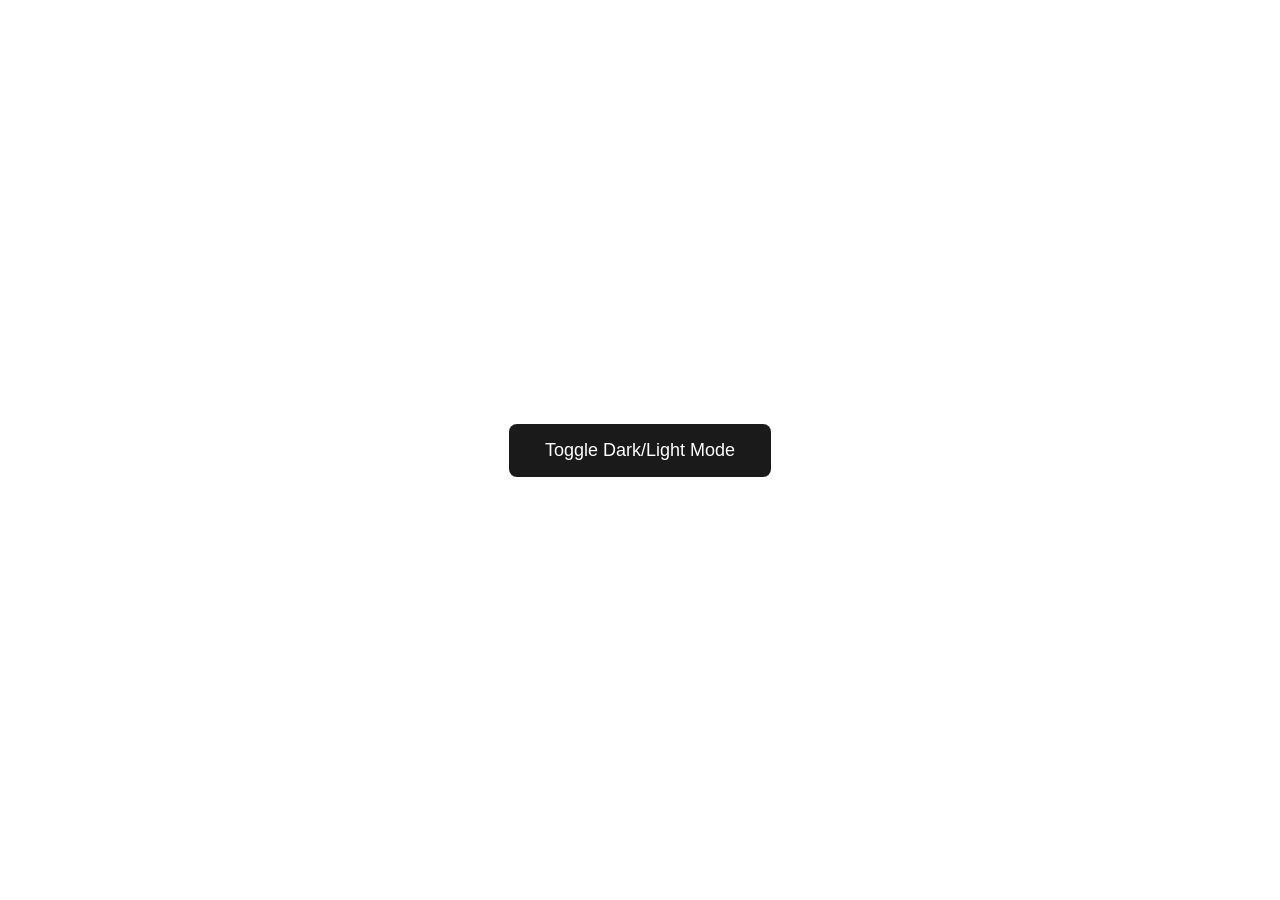
<file: 01-dark-light-mode-toggle/index.html>
<!DOCTYPE html>
<html lang="en">
<head>
    <meta charset="UTF-8">
    <meta name="viewport" content="width=device-width, initial-scale=1.0">
    <title>dark light mode toggle</title>
    <link rel="stylesheet" href="style.css">
    <script defer src="main.js"></script>
</head>
<body>
    <button id="toggle">Toggle Dark/Light Mode</button>
    <body>
  
</body>
</body>
</html>
</file>
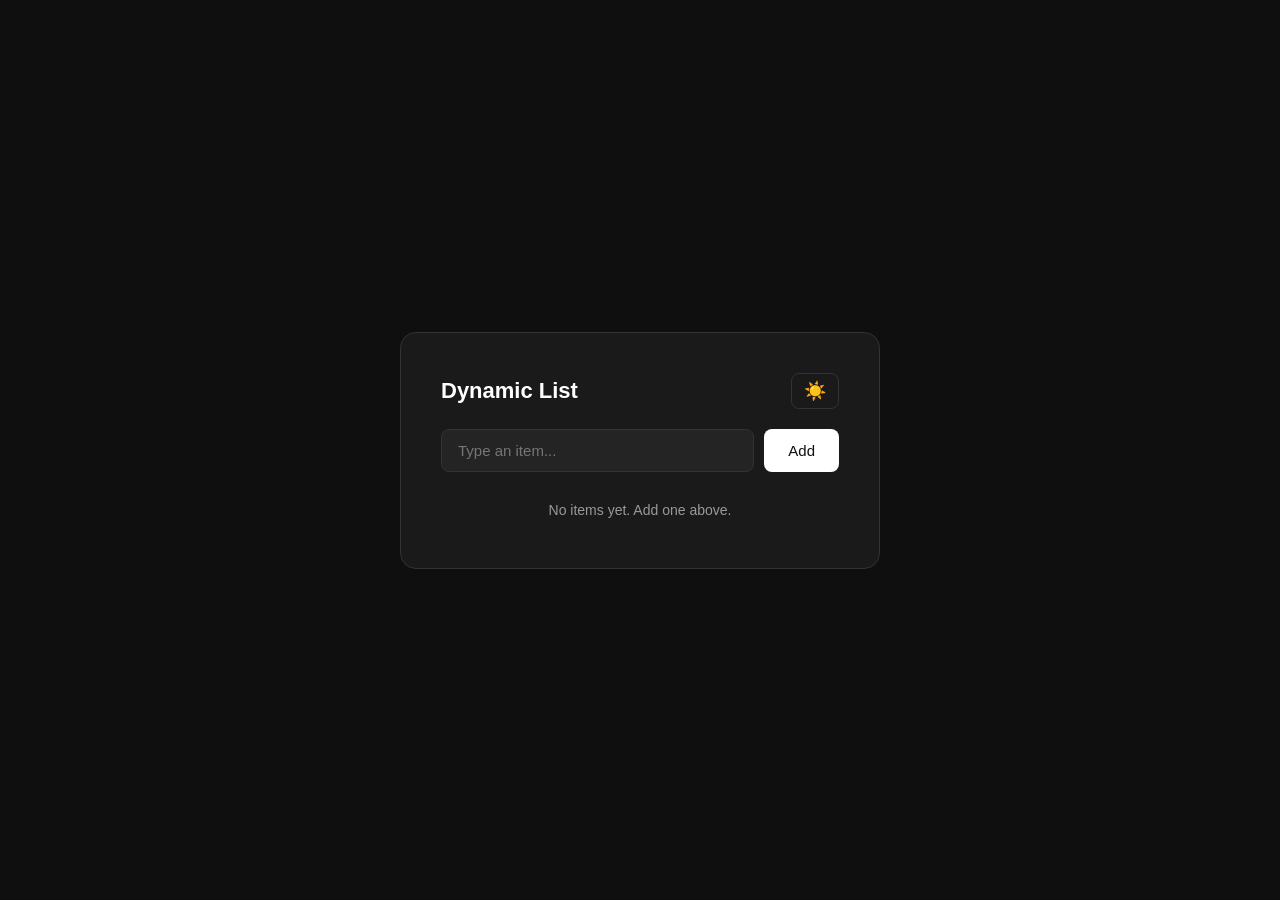
<file: 02-dynamic-list-creator/index.html>
<!DOCTYPE html>
<html lang="en" data-theme="dark">
<head>
    <meta charset="UTF-8">
    <meta name="viewport" content="width=device-width, initial-scale=1.0">
    <title>Dynamic List Creator</title>
    <link rel="stylesheet" href="style.css">
    <script defer src="main.js"></script>
</head>
<body>
    <div class="box">
        <div class="top-row">
            <h1>Dynamic List</h1>
            <button id="theme-btn">☀️</button>
        </div>
        <div class="input-row">
            <input type="text" id="list-input" placeholder="Type an item..." />
            <button id="add-btn">Add</button>
        </div>
        <ul id="list"></ul>
    </div>
</body>
</html>
</file>
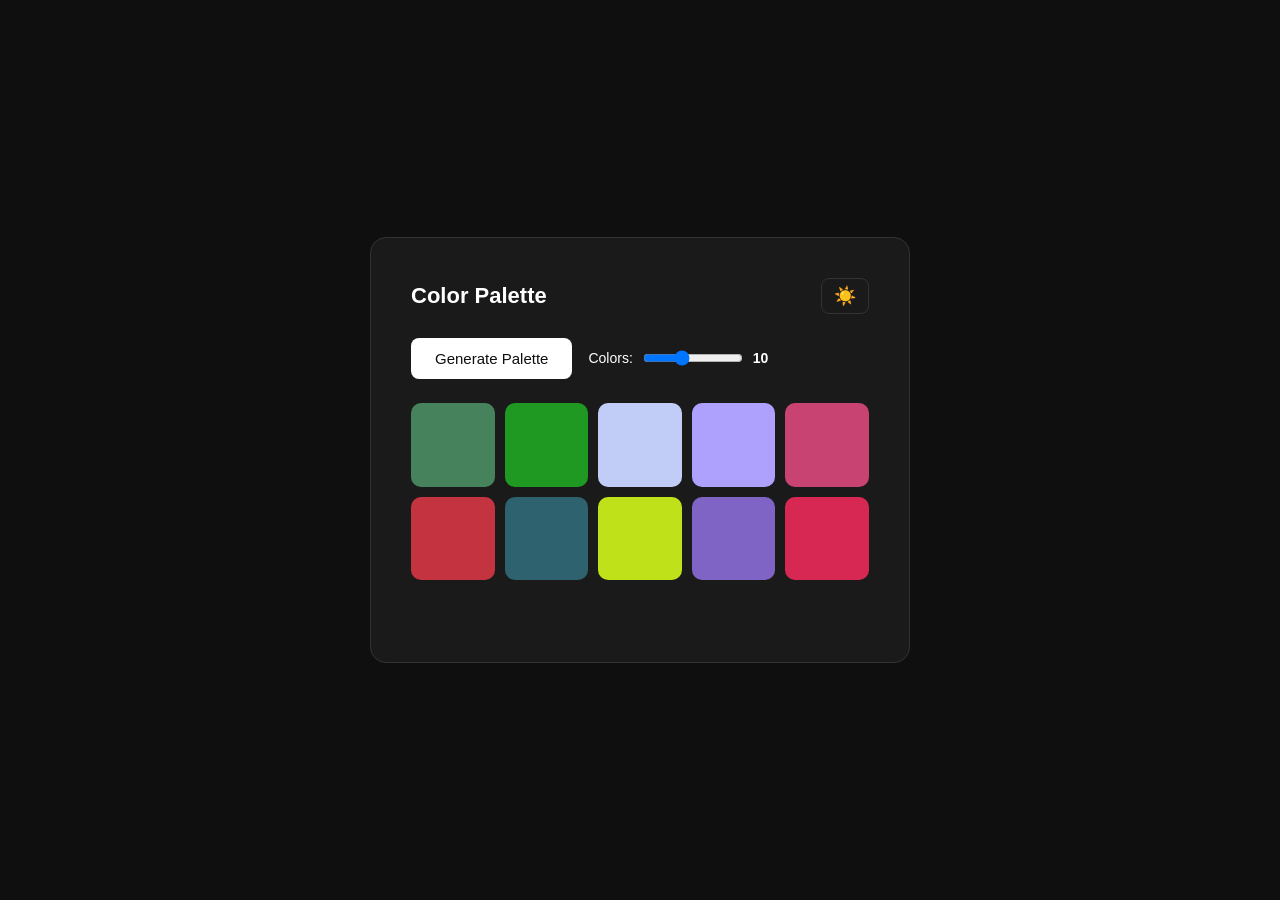
<file: 03-color-palette-generator/index.html>
<!DOCTYPE html>
<html lang="en" data-theme="dark">
<head>
    <meta charset="UTF-8">
    <meta name="viewport" content="width=device-width, initial-scale=1.0">
    <title>Color Palette Generator</title>
    <link rel="stylesheet" href="style.css">
    <script defer src="main.js"></script>
</head>
<body>
    <div class="box">
        <div class="top-row">
            <h1>Color Palette</h1>
            <button id="theme-btn">☀️</button>
        </div>
        <div class="controls">
            <button id="generate-btn">Generate Palette</button>
            <div class="count-row">
                <label for="color-count">Colors:</label>
                <input type="range" id="color-count" min="4" max="20" value="10" step="1" />
                <span id="count-display">10</span>
            </div>
        </div>
        <div class="palette-grid" id="palette-grid"></div>
        <p class="toast" id="toast"></p>
    </div>
</body>
</html>
</file>
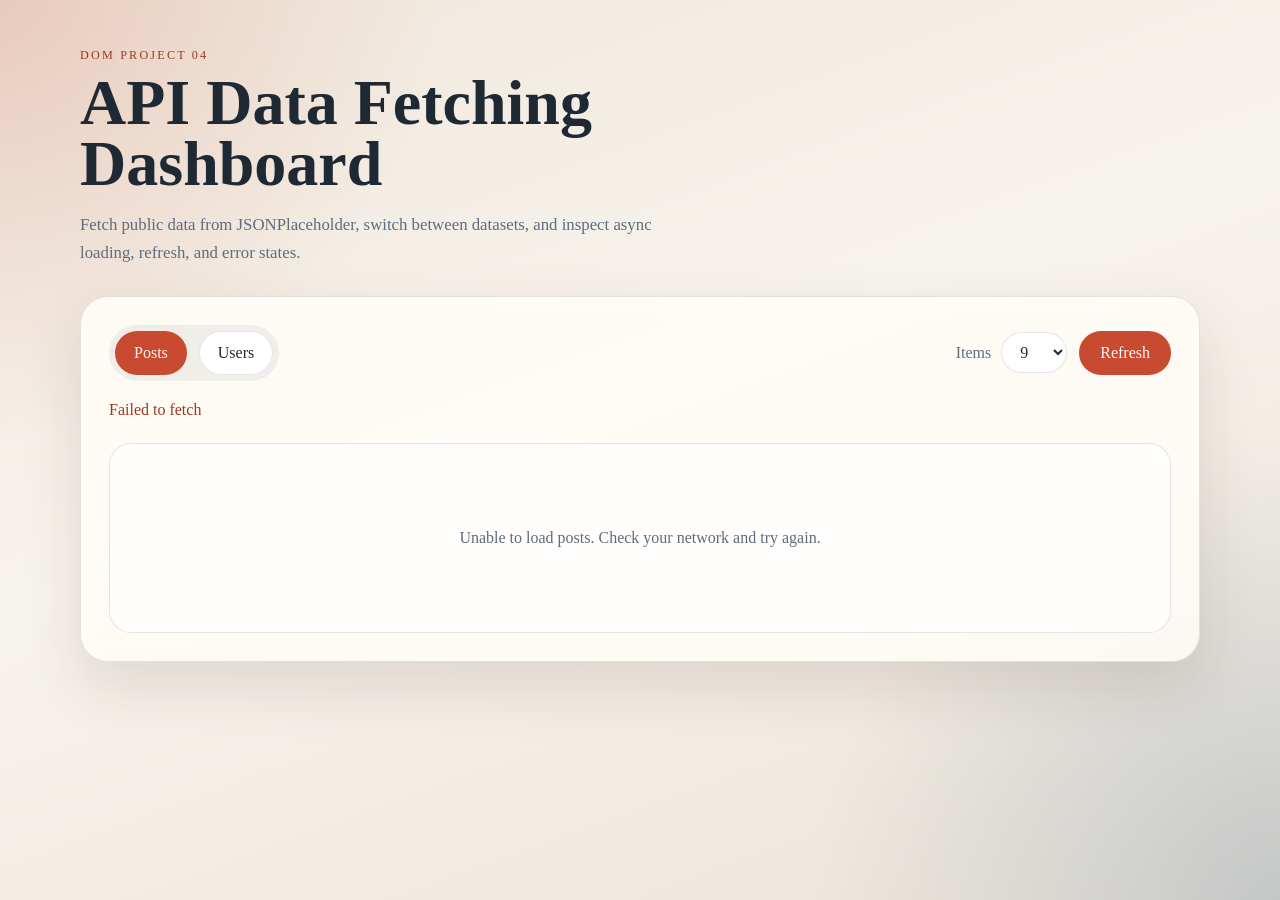
<file: 04-api-data-fetching/index.html>
<!DOCTYPE html>
<html lang="en">
<head>
    <meta charset="UTF-8">
    <meta name="viewport" content="width=device-width, initial-scale=1.0">
    <title>API Data Fetching Dashboard</title>
    <link rel="stylesheet" href="style.css">
    <script defer src="main.js"></script>
</head>
<body>
    <main class="shell">
        <section class="hero">
            <p class="eyebrow">DOM Project 04</p>
            <h1>API Data Fetching Dashboard</h1>
            <p class="intro">
                Fetch public data from JSONPlaceholder, switch between datasets,
                and inspect async loading, refresh, and error states.
            </p>
        </section>

        <section class="panel">
            <div class="toolbar">
                <div class="dataset-switch" aria-label="Dataset selector">
                    <button class="dataset-btn is-active" data-resource="posts" type="button">Posts</button>
                    <button class="dataset-btn" data-resource="users" type="button">Users</button>
                </div>

                <div class="toolbar-actions">
                    <label class="limit-picker">
                        <span>Items</span>
                        <select id="limit-select">
                            <option value="6">6</option>
                            <option value="9" selected>9</option>
                            <option value="12">12</option>
                        </select>
                    </label>
                    <button id="refresh-btn" class="refresh-btn" type="button">Refresh</button>
                </div>
            </div>

            <p id="status-message" class="status" role="status" aria-live="polite">Ready to load data.</p>
            <div id="results" class="results" aria-live="polite"></div>
        </section>
    </main>
</body>
</html>
</file>
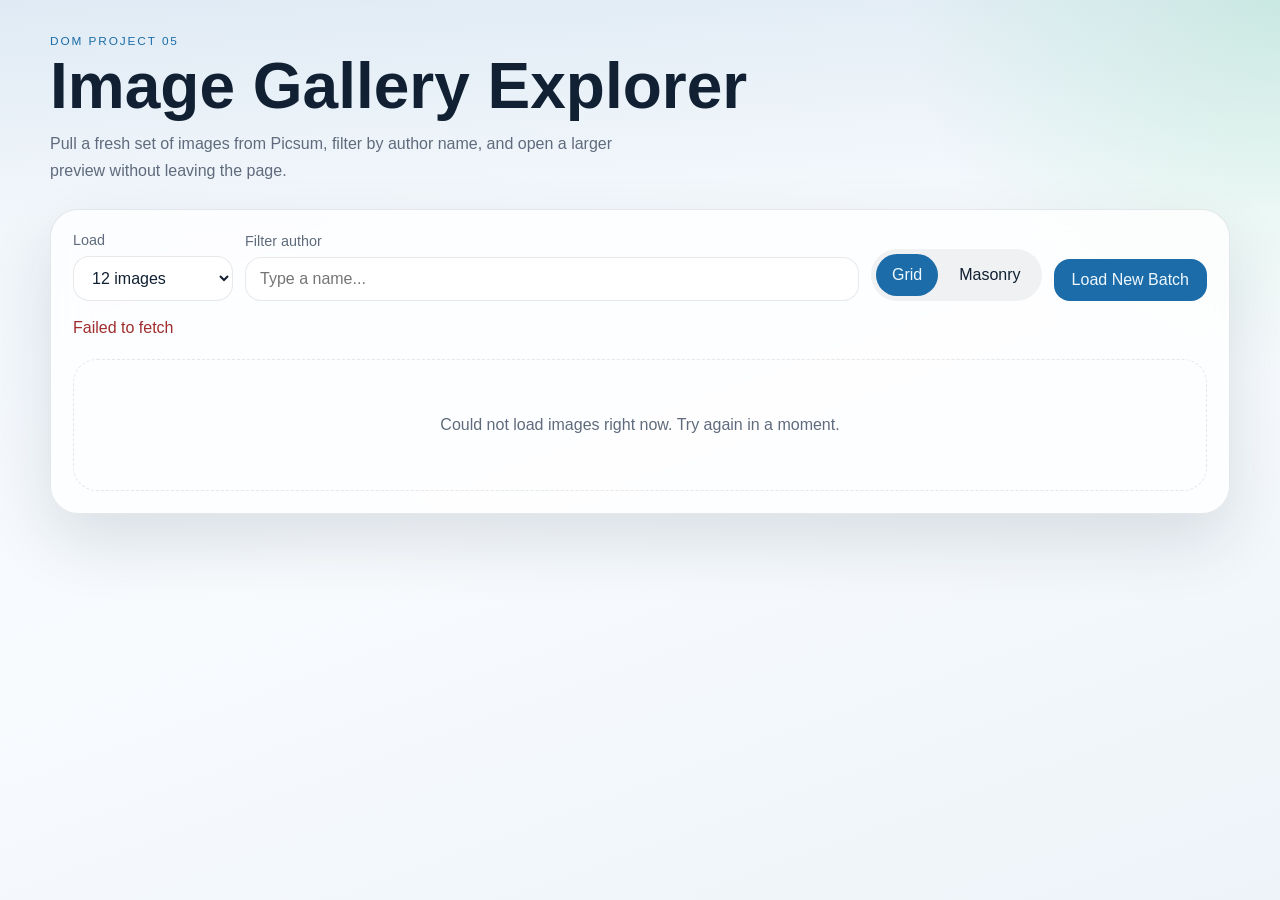
<file: 05-image-gallery/index.html>
<!DOCTYPE html>
<html lang="en">
<head>
    <meta charset="UTF-8">
    <meta name="viewport" content="width=device-width, initial-scale=1.0">
    <title>Image Gallery Explorer</title>
    <link rel="stylesheet" href="style.css">
    <script defer src="main.js"></script>
</head>
<body>
    <main class="page">
        <section class="headline">
            <p class="eyebrow">DOM Project 05</p>
            <h1>Image Gallery Explorer</h1>
            <p>
                Pull a fresh set of images from Picsum, filter by author name,
                and open a larger preview without leaving the page.
            </p>
        </section>

        <section class="gallery-shell">
            <div class="controls">
                <label class="control">
                    <span>Load</span>
                    <select id="count-select">
                        <option value="8">8 images</option>
                        <option value="12" selected>12 images</option>
                        <option value="16">16 images</option>
                    </select>
                </label>

                <label class="control search-control">
                    <span>Filter author</span>
                    <input id="search-input" type="search" placeholder="Type a name...">
                </label>

                <div class="layout-switch" aria-label="Layout selector">
                    <button class="layout-btn is-active" type="button" data-layout="grid">Grid</button>
                    <button class="layout-btn" type="button" data-layout="masonry">Masonry</button>
                </div>

                <button id="shuffle-btn" class="shuffle-btn" type="button">Load New Batch</button>
            </div>

            <p id="gallery-status" class="status" role="status" aria-live="polite">Ready to load images.</p>
            <section id="gallery" class="gallery gallery-grid" aria-live="polite"></section>
        </section>
    </main>

    <div id="modal" class="modal" aria-hidden="true">
        <div class="modal-backdrop" data-close="true"></div>
        <article class="modal-card" role="dialog" aria-modal="true" aria-labelledby="modal-title">
            <button id="close-modal" class="close-modal" type="button" aria-label="Close preview">×</button>
            <img id="modal-image" alt="">
            <div class="modal-copy">
                <p class="modal-label">Selected Photo</p>
                <h2 id="modal-title"></h2>
                <a id="modal-link" href="#" target="_blank" rel="noreferrer">Open original image</a>
            </div>
        </article>
    </div>
</body>
</html>
</file>
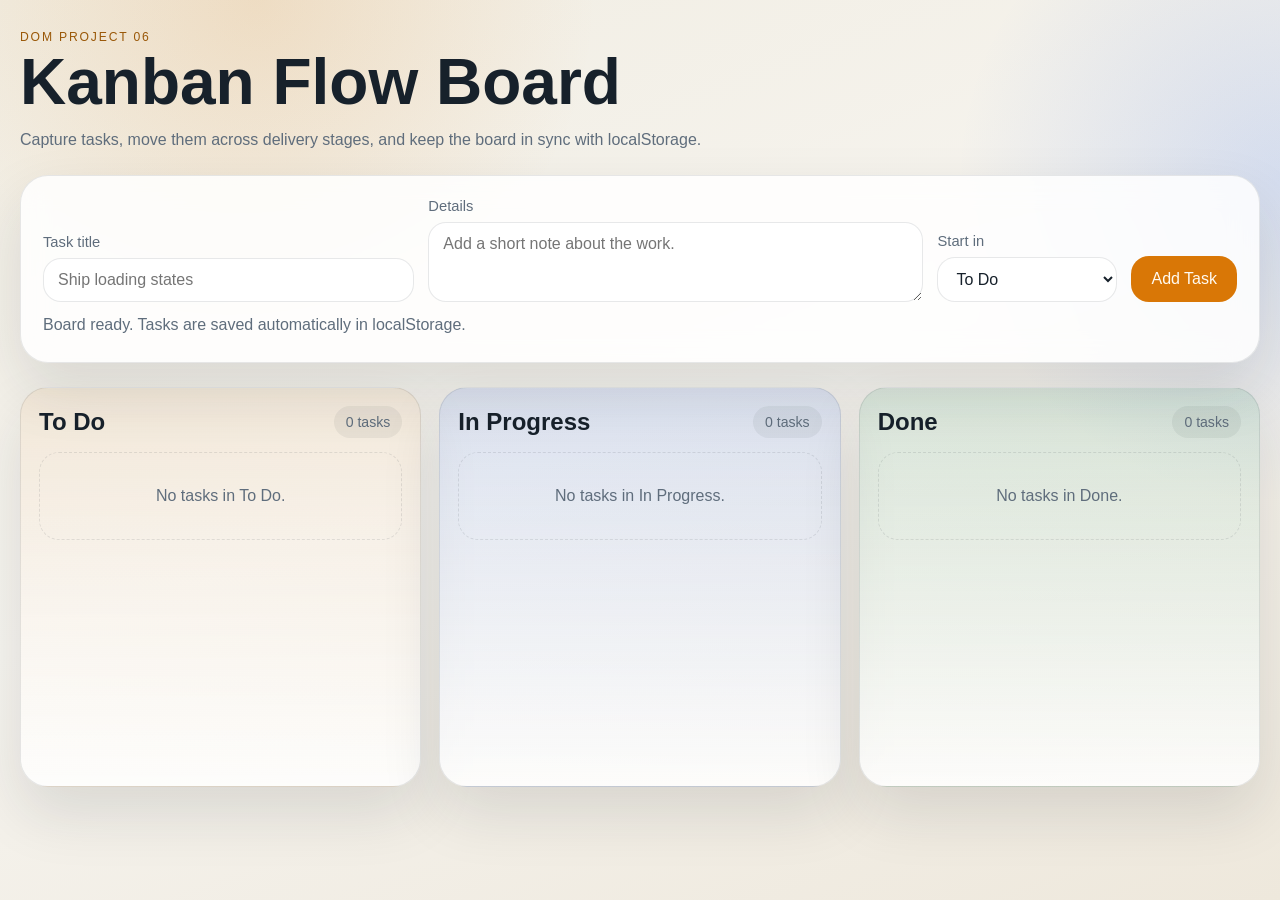
<file: 06-kanban-board/index.html>
<!DOCTYPE html>
<html lang="en">
<head>
    <meta charset="UTF-8">
    <meta name="viewport" content="width=device-width, initial-scale=1.0">
    <title>Kanban Flow Board</title>
    <link rel="stylesheet" href="style.css">
    <script defer src="main.js"></script>
</head>
<body>
    <main class="app-shell">
        <section class="intro">
            <p class="eyebrow">DOM Project 06</p>
            <h1>Kanban Flow Board</h1>
            <p>
                Capture tasks, move them across delivery stages, and keep the
                board in sync with localStorage.
            </p>
        </section>

        <section class="composer">
            <form id="task-form" class="task-form">
                <div class="field">
                    <label for="task-title">Task title</label>
                    <input id="task-title" name="taskTitle" type="text" placeholder="Ship loading states" maxlength="80" required>
                </div>

                <div class="field field-wide">
                    <label for="task-details">Details</label>
                    <textarea id="task-details" name="taskDetails" rows="3" placeholder="Add a short note about the work."></textarea>
                </div>

                <div class="field">
                    <label for="task-column">Start in</label>
                    <select id="task-column" name="taskColumn">
                        <option value="todo">To Do</option>
                        <option value="inprogress">In Progress</option>
                        <option value="done">Done</option>
                    </select>
                </div>

                <button class="submit-btn" type="submit">Add Task</button>
            </form>
            <p id="board-status" class="board-status" role="status" aria-live="polite">Board ready.</p>
        </section>

        <section id="board" class="board" aria-live="polite"></section>
    </main>
</body>
</html>
</file>
<file: 01-dark-light-mode-toggle/style.css>
:root {
    --bg: #ffffff;
    --text: #000000;
    --card-bg: #f5f5f5;
    --border: #dddddd;
    --btn-bg: #1a1a1a;
    --btn-text: #ffffff;
}

[data-theme="dark"] {
    --bg: #1a1a1a;
    --text: #ffffff;
    --card-bg: #2d2d2d;
    --border: #444444;
    --btn-bg: #ffffff;
    --btn-text: #1a1a1a;
}

* {
    margin: 0;
    padding: 0;
    box-sizing: border-box;
}

body {
    background-color: var(--bg);
    color: var(--text);
    transition: background-color 0.3s, color 0.3s;
    display: flex;
    justify-content: center;
    align-items: center;
    min-height: 100vh;
}
.box {
    background-color: var(--card-bg);
    padding: 48px 64px;
    border-radius: 16px;
    border: 1px solid var(--border);
    display: flex;
    flex-direction: column;
    align-items: center;
    gap: 16px;
    width: fit-content;     /* shrinks to fit its content */
    transition: background-color 0.3s, border-color 0.3s;
}

button {
    padding: 16px 36px;
    font-size: 18px;
    cursor: pointer;
    border: none;
    border-radius: 8px;
    background-color: var(--btn-bg);
    color: var(--btn-text);
    transition: background-color 0.3s, color 0.3s;
    width: auto;            /* changed from 100% */
    outline: none;
    -webkit-tap-highlight-color: transparent;
    white-space: nowrap;
}
</file>
<file: 02-dynamic-list-creator/style.css>
:root {
    --bg: #ffffff;
    --text: #000000;
    --card-bg: #f5f5f5;
    --border: #dddddd;
    --btn-bg: #1a1a1a;
    --btn-text: #ffffff;
    --item-bg: #ffffff;
    --del-color: #e24b4a;
}

[data-theme="dark"] {
    --bg: #0f0f0f;
    --text: #ffffff;
    --card-bg: #1a1a1a;
    --border: #333333;
    --btn-bg: #ffffff;
    --btn-text: #0f0f0f;
    --item-bg: #242424;
    --del-color: #e24b4a;
}

* {
    margin: 0;
    padding: 0;
    box-sizing: border-box;
}

body {
    background-color: var(--bg);
    color: var(--text);
    display: flex;
    justify-content: center;
    align-items: center;
    min-height: 100vh;
    font-family: sans-serif;
    transition: background-color 0.3s, color 0.3s;
}

.box {
    background-color: var(--card-bg);
    padding: 40px;
    border-radius: 16px;
    border: 1px solid var(--border);
    width: 480px;
    display: flex;
    flex-direction: column;
    gap: 20px;
    transition: background-color 0.3s, border-color 0.3s;
}

.top-row {
    display: flex;
    justify-content: space-between;
    align-items: center;
}

h1 {
    font-size: 22px;
    font-weight: 600;
}

button#theme-btn {
    background: none;
    border: 1px solid var(--border);
    border-radius: 8px;
    padding: 6px 12px;
    cursor: pointer;
    font-size: 18px;
    outline: none;
    transition: border-color 0.3s;
}

.input-row {
    display: flex;
    gap: 10px;
}

input {
    flex: 1;
    padding: 12px 16px;
    border: 1px solid var(--border);
    border-radius: 8px;
    font-size: 15px;
    background-color: var(--item-bg);
    color: var(--text);
    outline: none;
    transition: background-color 0.3s, border-color 0.3s, color 0.3s;
}

button#add-btn {
    padding: 12px 24px;
    font-size: 15px;
    cursor: pointer;
    border: none;
    border-radius: 8px;
    background-color: var(--btn-bg);
    color: var(--btn-text);
    outline: none;
    white-space: nowrap;
    transition: opacity 0.2s, background-color 0.3s, color 0.3s;
}

button#add-btn:hover {
    opacity: 0.85;
}

ul {
    list-style: none;
    display: flex;
    flex-direction: column;
    gap: 10px;
}

li {
    display: flex;
    justify-content: space-between;
    align-items: center;
    padding: 12px 16px;
    background-color: var(--item-bg);
    border: 1px solid var(--border);
    border-radius: 8px;
    font-size: 15px;
    animation: fadeIn 0.2s ease;
    transition: background-color 0.3s, border-color 0.3s;
}

@keyframes fadeIn {
    from { opacity: 0; transform: translateY(-6px); }
    to   { opacity: 1; transform: translateY(0); }
}

.del-btn {
    background: none;
    border: none;
    cursor: pointer;
    font-size: 18px;
    color: var(--del-color);
    outline: none;
    line-height: 1;
}

.empty-msg {
    font-size: 14px;
    color: #999;
    text-align: center;
    padding: 10px 0;
}
</file>
<file: 03-color-palette-generator/style.css>
:root {
    --bg: #ffffff;
    --text: #000000;
    --card-bg: #f5f5f5;
    --border: #dddddd;
    --btn-bg: #1a1a1a;
    --btn-text: #ffffff;
    --item-bg: #ffffff;
}

[data-theme="dark"] {
    --bg: #0f0f0f;
    --text: #ffffff;
    --card-bg: #1a1a1a;
    --border: #333333;
    --btn-bg: #ffffff;
    --btn-text: #0f0f0f;
    --item-bg: #242424;
}

* {
    margin: 0;
    padding: 0;
    box-sizing: border-box;
}

body {
    background-color: var(--bg);
    color: var(--text);
    display: flex;
    justify-content: center;
    align-items: center;
    min-height: 100vh;
    font-family: sans-serif;
    transition: background-color 0.3s, color 0.3s;
}

.box {
    background-color: var(--card-bg);
    padding: 40px;
    border-radius: 16px;
    border: 1px solid var(--border);
    width: 540px;
    display: flex;
    flex-direction: column;
    gap: 24px;
    transition: background-color 0.3s, border-color 0.3s;
}

.top-row {
    display: flex;
    justify-content: space-between;
    align-items: center;
}

h1 {
    font-size: 22px;
    font-weight: 600;
}

button#theme-btn {
    background: none;
    border: 1px solid var(--border);
    border-radius: 8px;
    padding: 6px 12px;
    cursor: pointer;
    font-size: 18px;
    outline: none;
    transition: border-color 0.3s;
}

.controls {
    display: flex;
    align-items: center;
    gap: 16px;
    flex-wrap: wrap;
}

button#generate-btn {
    padding: 12px 24px;
    font-size: 15px;
    cursor: pointer;
    border: none;
    border-radius: 8px;
    background-color: var(--btn-bg);
    color: var(--btn-text);
    outline: none;
    white-space: nowrap;
    transition: opacity 0.2s, background-color 0.3s, color 0.3s;
}

button#generate-btn:hover {
    opacity: 0.85;
}

.count-row {
    display: flex;
    align-items: center;
    gap: 10px;
    font-size: 14px;
    color: var(--text);
}

.count-row input[type="range"] {
    width: 100px;
    cursor: pointer;
}

#count-display {
    font-size: 14px;
    font-weight: 600;
    min-width: 20px;
}

.palette-grid {
    display: grid;
    grid-template-columns: repeat(5, 1fr);
    gap: 10px;
}

.swatch {
    aspect-ratio: 1;
    border-radius: 10px;
    cursor: pointer;
    display: flex;
    align-items: flex-end;
    padding: 6px;
    transition: transform 0.15s;
    position: relative;
}

.swatch:hover {
    transform: scale(1.06);
}

.swatch-hex {
    font-size: 10px;
    font-family: monospace;
    color: white;
    text-shadow: 0 0 4px rgba(0,0,0,0.6);
    opacity: 0;
    transition: opacity 0.2s;
}

.swatch:hover .swatch-hex {
    opacity: 1;
}

.toast {
    font-size: 13px;
    color: var(--text);
    opacity: 0.6;
    text-align: center;
    min-height: 18px;
    transition: opacity 0.3s;
}
</file>
<file: 04-api-data-fetching/style.css>
:root {
    --bg: #f2efe8;
    --panel: rgba(255, 252, 247, 0.9);
    --text: #1f2933;
    --muted: #5f6c7b;
    --border: rgba(31, 41, 51, 0.12);
    --accent: #c84b31;
    --accent-dark: #9f3822;
    --card-shadow: 0 24px 60px rgba(67, 33, 24, 0.12);
}

* {
    box-sizing: border-box;
}

body {
    margin: 0;
    min-height: 100vh;
    font-family: Georgia, "Times New Roman", serif;
    color: var(--text);
    background:
        radial-gradient(circle at top left, rgba(200, 75, 49, 0.18), transparent 28%),
        radial-gradient(circle at bottom right, rgba(38, 84, 124, 0.2), transparent 30%),
        linear-gradient(160deg, #efe7db 0%, #f7f3ed 45%, #ece4d9 100%);
}

.shell {
    width: min(1120px, calc(100% - 32px));
    margin: 0 auto;
    padding: 48px 0 72px;
}

.hero {
    max-width: 700px;
    margin-bottom: 28px;
}

.eyebrow {
    margin: 0 0 10px;
    letter-spacing: 0.18em;
    text-transform: uppercase;
    font-size: 0.76rem;
    color: var(--accent-dark);
}

h1 {
    margin: 0;
    font-size: clamp(2.2rem, 5vw, 4.4rem);
    line-height: 0.95;
}

.intro {
    margin: 16px 0 0;
    max-width: 620px;
    font-size: 1.05rem;
    line-height: 1.7;
    color: var(--muted);
}

.panel {
    padding: 28px;
    border: 1px solid var(--border);
    border-radius: 28px;
    background: var(--panel);
    backdrop-filter: blur(10px);
    box-shadow: var(--card-shadow);
}

.toolbar,
.toolbar-actions,
.dataset-switch {
    display: flex;
    align-items: center;
    gap: 12px;
}

.toolbar {
    justify-content: space-between;
    flex-wrap: wrap;
}

.dataset-switch {
    padding: 6px;
    border-radius: 999px;
    background: rgba(31, 41, 51, 0.06);
}

button,
select {
    font: inherit;
}

.dataset-btn,
.refresh-btn,
select {
    border: 1px solid var(--border);
    border-radius: 999px;
    background: #fff;
    color: var(--text);
}

.dataset-btn,
.refresh-btn {
    cursor: pointer;
    transition: transform 0.2s ease, background-color 0.2s ease, color 0.2s ease;
}

.dataset-btn {
    padding: 12px 18px;
}

.dataset-btn.is-active,
.refresh-btn {
    background: var(--accent);
    color: #fff6ef;
    border-color: transparent;
}

.dataset-btn:hover,
.refresh-btn:hover {
    transform: translateY(-1px);
}

.limit-picker {
    display: flex;
    align-items: center;
    gap: 10px;
    color: var(--muted);
}

select {
    padding: 10px 14px;
}

.refresh-btn {
    padding: 12px 20px;
}

.status {
    margin: 20px 0 0;
    min-height: 24px;
    color: var(--muted);
}

.results {
    margin-top: 18px;
    display: grid;
    grid-template-columns: repeat(auto-fit, minmax(240px, 1fr));
    gap: 16px;
}

.card,
.empty-card {
    min-height: 190px;
    padding: 20px;
    border-radius: 22px;
    border: 1px solid var(--border);
    background: rgba(255, 255, 255, 0.78);
    box-shadow: inset 0 1px 0 rgba(255, 255, 255, 0.5);
}

.card {
    display: grid;
    gap: 12px;
    animation: fade-up 0.4s ease;
}

.card-tag {
    width: fit-content;
    padding: 6px 10px;
    border-radius: 999px;
    font-size: 0.75rem;
    letter-spacing: 0.08em;
    text-transform: uppercase;
    background: rgba(200, 75, 49, 0.12);
    color: var(--accent-dark);
}

.card h2 {
    margin: 0;
    font-size: 1.15rem;
    line-height: 1.3;
}

.card p {
    margin: 0;
    line-height: 1.6;
    color: var(--muted);
}

.meta {
    display: flex;
    flex-wrap: wrap;
    gap: 8px;
    margin-top: auto;
}

.meta span {
    padding: 7px 10px;
    border-radius: 999px;
    font-size: 0.84rem;
    background: rgba(31, 41, 51, 0.06);
    color: var(--muted);
}

.empty-card {
    display: grid;
    place-items: center;
    text-align: center;
    color: var(--muted);
}

@keyframes fade-up {
    from {
        opacity: 0;
        transform: translateY(12px);
    }

    to {
        opacity: 1;
        transform: translateY(0);
    }
}

@media (max-width: 720px) {
    .shell {
        width: min(100% - 20px, 1120px);
        padding-top: 28px;
    }

    .panel {
        padding: 20px;
    }

    .toolbar,
    .toolbar-actions {
        align-items: stretch;
    }

    .toolbar-actions {
        width: 100%;
        justify-content: space-between;
    }

    .limit-picker {
        flex: 1;
    }

    select,
    .refresh-btn {
        width: 100%;
    }
}
</file>
<file: 05-image-gallery/style.css>
:root {
    --bg: #f4f7fb;
    --ink: #112033;
    --muted: #5f6b7c;
    --line: rgba(17, 32, 51, 0.1);
    --surface: rgba(255, 255, 255, 0.78);
    --accent: #1b6ca8;
    --accent-soft: rgba(27, 108, 168, 0.12);
    --shadow: 0 28px 65px rgba(17, 32, 51, 0.12);
}

* {
    box-sizing: border-box;
}

body {
    margin: 0;
    min-height: 100vh;
    font-family: "Trebuchet MS", "Gill Sans", sans-serif;
    color: var(--ink);
    background:
        linear-gradient(180deg, rgba(27, 108, 168, 0.07), transparent 24%),
        radial-gradient(circle at right top, rgba(34, 197, 94, 0.14), transparent 24%),
        linear-gradient(160deg, #eef4fa, #f8fbfe 50%, #edf3f8);
}

.page {
    width: min(1180px, calc(100% - 28px));
    margin: 0 auto;
    padding: 34px 0 70px;
}

.headline {
    max-width: 720px;
    margin-bottom: 24px;
}

.eyebrow {
    margin: 0 0 8px;
    text-transform: uppercase;
    letter-spacing: 0.16em;
    font-size: 0.74rem;
    color: var(--accent);
}

h1 {
    margin: 0;
    font-size: clamp(2.4rem, 5vw, 4.8rem);
    line-height: 0.94;
}

.headline p:last-child {
    margin: 14px 0 0;
    max-width: 620px;
    color: var(--muted);
    line-height: 1.7;
}

.gallery-shell {
    padding: 22px;
    border-radius: 28px;
    border: 1px solid var(--line);
    background: var(--surface);
    backdrop-filter: blur(16px);
    box-shadow: var(--shadow);
}

.controls {
    display: flex;
    flex-wrap: wrap;
    gap: 12px;
    align-items: end;
}

.control {
    display: grid;
    gap: 8px;
    min-width: 160px;
    color: var(--muted);
}

.search-control {
    flex: 1;
    min-width: 220px;
}

.control span {
    font-size: 0.9rem;
}

select,
input,
button {
    font: inherit;
}

select,
input {
    width: 100%;
    padding: 12px 14px;
    border-radius: 16px;
    border: 1px solid var(--line);
    background: rgba(255, 255, 255, 0.95);
    color: var(--ink);
}

.layout-switch {
    display: inline-flex;
    padding: 5px;
    gap: 5px;
    border-radius: 999px;
    background: rgba(17, 32, 51, 0.06);
}

.layout-btn,
.shuffle-btn,
.close-modal {
    border: none;
    cursor: pointer;
}

.layout-btn {
    padding: 12px 16px;
    border-radius: 999px;
    background: transparent;
    color: var(--ink);
}

.layout-btn.is-active,
.shuffle-btn {
    background: var(--accent);
    color: #eff8ff;
}

.shuffle-btn {
    padding: 12px 18px;
    border-radius: 16px;
}

.status {
    min-height: 24px;
    margin: 18px 0 0;
    color: var(--muted);
}

.gallery {
    margin-top: 16px;
}

.gallery-grid {
    display: grid;
    grid-template-columns: repeat(auto-fit, minmax(220px, 1fr));
    gap: 16px;
}

.gallery-masonry {
    columns: 260px;
    column-gap: 16px;
}

.gallery-masonry .gallery-card {
    break-inside: avoid;
    margin-bottom: 16px;
}

.gallery-card {
    position: relative;
    overflow: hidden;
    border: 1px solid var(--line);
    border-radius: 24px;
    background: #fff;
    box-shadow: 0 18px 40px rgba(17, 32, 51, 0.08);
    animation: fade-in 0.35s ease;
}

.gallery-card img {
    width: 100%;
    height: 260px;
    object-fit: cover;
    display: block;
}

.gallery-card.tall img {
    height: 340px;
}

.card-copy {
    display: grid;
    gap: 8px;
    padding: 16px;
}

.card-copy p,
.card-copy h2 {
    margin: 0;
}

.card-copy p {
    color: var(--muted);
}

.card-copy h2 {
    font-size: 1.05rem;
}

.card-actions {
    display: flex;
    justify-content: space-between;
    align-items: center;
    gap: 12px;
}

.preview-btn {
    padding: 10px 14px;
    border-radius: 999px;
    border: none;
    background: var(--accent-soft);
    color: var(--accent);
    cursor: pointer;
}

.empty {
    padding: 40px 18px;
    text-align: center;
    border: 1px dashed var(--line);
    border-radius: 24px;
    color: var(--muted);
}

.modal {
    position: fixed;
    inset: 0;
    display: none;
    place-items: center;
    padding: 20px;
    z-index: 10;
}

.modal.is-open {
    display: grid;
}

.modal-backdrop {
    position: absolute;
    inset: 0;
    background: rgba(8, 18, 32, 0.68);
}

.modal-card {
    position: relative;
    width: min(900px, 100%);
    display: grid;
    gap: 0;
    border-radius: 28px;
    overflow: hidden;
    background: #fff;
    box-shadow: 0 30px 80px rgba(0, 0, 0, 0.3);
}

.modal-card img {
    width: 100%;
    max-height: 65vh;
    object-fit: cover;
    display: block;
}

.modal-copy {
    padding: 20px;
    display: grid;
    gap: 8px;
}

.modal-copy h2,
.modal-copy p {
    margin: 0;
}

.modal-label {
    letter-spacing: 0.12em;
    text-transform: uppercase;
    font-size: 0.78rem;
    color: var(--muted);
}

.modal-copy a {
    width: fit-content;
    color: var(--accent);
}

.close-modal {
    position: absolute;
    top: 14px;
    right: 14px;
    width: 42px;
    height: 42px;
    border-radius: 50%;
    background: rgba(8, 18, 32, 0.72);
    color: #fff;
    font-size: 1.5rem;
}

@keyframes fade-in {
    from {
        opacity: 0;
        transform: translateY(10px);
    }

    to {
        opacity: 1;
        transform: translateY(0);
    }
}

@media (max-width: 680px) {
    .page {
        width: min(100% - 18px, 1180px);
        padding-top: 20px;
    }

    .gallery-shell {
        padding: 16px;
    }

    .controls {
        align-items: stretch;
    }

    .layout-switch,
    .shuffle-btn {
        width: 100%;
        justify-content: center;
    }

    .gallery-card img,
    .gallery-card.tall img {
        height: 240px;
    }
}
</file>
<file: 06-kanban-board/style.css>
:root {
    --bg: #f3f1ea;
    --ink: #17212b;
    --muted: #5f6d7c;
    --line: rgba(23, 33, 43, 0.1);
    --surface: rgba(255, 255, 255, 0.84);
    --accent: #d97706;
    --accent-soft: rgba(217, 119, 6, 0.14);
    --green-soft: rgba(25, 135, 84, 0.13);
    --blue-soft: rgba(37, 99, 235, 0.13);
    --shadow: 0 26px 60px rgba(23, 33, 43, 0.12);
}

* {
    box-sizing: border-box;
}

body {
    margin: 0;
    min-height: 100vh;
    font-family: Verdana, Geneva, sans-serif;
    color: var(--ink);
    background:
        radial-gradient(circle at 20% 0%, rgba(217, 119, 6, 0.15), transparent 25%),
        radial-gradient(circle at 100% 20%, rgba(37, 99, 235, 0.16), transparent 22%),
        linear-gradient(160deg, #f1ede2, #f6f4ef 48%, #eee8dc);
}

.app-shell {
    width: min(1240px, calc(100% - 28px));
    margin: 0 auto;
    padding: 30px 0 72px;
}

.intro {
    max-width: 720px;
    margin-bottom: 22px;
}

.eyebrow {
    margin: 0 0 8px;
    text-transform: uppercase;
    letter-spacing: 0.15em;
    font-size: 0.76rem;
    color: #9a5808;
}

h1 {
    margin: 0;
    font-size: clamp(2.4rem, 5vw, 4.9rem);
    line-height: 0.94;
}

.intro p:last-child {
    margin: 14px 0 0;
    color: var(--muted);
    line-height: 1.7;
}

.composer {
    margin-bottom: 24px;
    padding: 22px;
    border-radius: 28px;
    border: 1px solid var(--line);
    background: var(--surface);
    backdrop-filter: blur(14px);
    box-shadow: var(--shadow);
}

.task-form {
    display: grid;
    grid-template-columns: 1.5fr 2fr 180px auto;
    gap: 14px;
    align-items: end;
}

.field {
    display: grid;
    gap: 8px;
}

.field-wide {
    min-width: 0;
}

label {
    font-size: 0.92rem;
    color: var(--muted);
}

input,
textarea,
select,
button {
    font: inherit;
}

input,
textarea,
select {
    width: 100%;
    padding: 12px 14px;
    border-radius: 18px;
    border: 1px solid var(--line);
    background: rgba(255, 255, 255, 0.94);
    color: var(--ink);
    resize: vertical;
}

.submit-btn {
    padding: 14px 20px;
    border: none;
    border-radius: 18px;
    background: var(--accent);
    color: #fffaf1;
    cursor: pointer;
}

.board-status {
    margin: 14px 0 0;
    min-height: 24px;
    color: var(--muted);
}

.board {
    display: grid;
    grid-template-columns: repeat(3, minmax(0, 1fr));
    gap: 18px;
}

.column {
    display: grid;
    align-content: start;
    gap: 14px;
    padding: 18px;
    min-height: 400px;
    border-radius: 28px;
    border: 1px solid var(--line);
    background: var(--surface);
    box-shadow: var(--shadow);
}

.column.todo {
    background: linear-gradient(180deg, rgba(217, 119, 6, 0.08), rgba(255, 255, 255, 0.82));
}

.column.inprogress {
    background: linear-gradient(180deg, var(--blue-soft), rgba(255, 255, 255, 0.82));
}

.column.done {
    background: linear-gradient(180deg, var(--green-soft), rgba(255, 255, 255, 0.82));
}

.column-header {
    display: flex;
    justify-content: space-between;
    align-items: center;
    gap: 10px;
}

.column-header h2,
.task-card h3,
.task-card p {
    margin: 0;
}

.task-count {
    padding: 8px 12px;
    border-radius: 999px;
    background: rgba(23, 33, 43, 0.06);
    color: var(--muted);
    font-size: 0.88rem;
}

.task-list {
    display: grid;
    gap: 12px;
}

.task-card {
    display: grid;
    gap: 12px;
    padding: 16px;
    border-radius: 22px;
    border: 1px solid var(--line);
    background: rgba(255, 255, 255, 0.95);
    box-shadow: 0 12px 25px rgba(23, 33, 43, 0.06);
    animation: slide-up 0.25s ease;
}

.task-card p {
    color: var(--muted);
    line-height: 1.6;
}

.task-actions,
.task-move {
    display: flex;
    flex-wrap: wrap;
    gap: 8px;
}

.task-actions button,
.task-move button {
    padding: 10px 12px;
    border: none;
    border-radius: 999px;
    cursor: pointer;
}

.edit-btn {
    background: rgba(37, 99, 235, 0.12);
    color: #1d4ed8;
}

.delete-btn {
    background: rgba(220, 38, 38, 0.12);
    color: #b91c1c;
}

.move-btn {
    background: var(--accent-soft);
    color: #9a5808;
}

.empty-column {
    padding: 18px;
    border-radius: 20px;
    border: 1px dashed var(--line);
    color: var(--muted);
    text-align: center;
}

@keyframes slide-up {
    from {
        opacity: 0;
        transform: translateY(8px);
    }

    to {
        opacity: 1;
        transform: translateY(0);
    }
}

@media (max-width: 980px) {
    .task-form {
        grid-template-columns: 1fr 1fr;
    }

    .board {
        grid-template-columns: 1fr;
    }
}

@media (max-width: 640px) {
    .app-shell {
        width: min(100% - 18px, 1240px);
        padding-top: 18px;
    }

    .composer,
    .column {
        padding: 16px;
    }

    .task-form {
        grid-template-columns: 1fr;
    }
}
</file>
